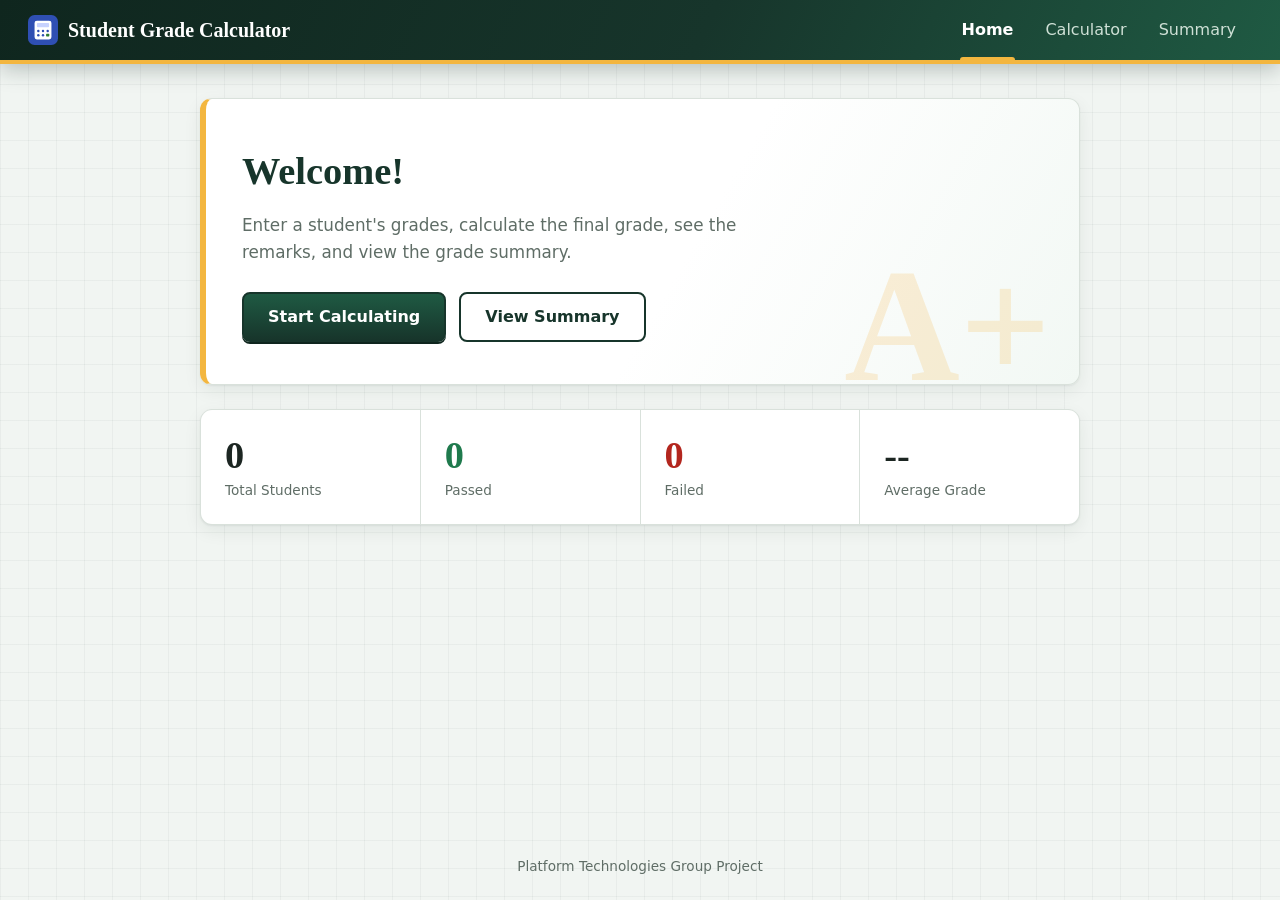
<file: index.html>
<!DOCTYPE html>
<html lang="en">
<head>
  <meta charset="UTF-8">
  <meta name="viewport" content="width=device-width, initial-scale=1.0">
  <title>Student Grade Calculator - Home</title>
  <link rel="icon" href="../logo/logo.svg" type="image/svg+xml">
  <link rel="stylesheet" href="../css/style.css">
</head>
<body>
  <header>
    <a class="brand" href="index.html"><img src="../logo/logo.svg" alt="Logo"> Student Grade Calculator</a>
    <nav>
      <a href="index.html" class="active">Home</a>
      <a href="calculator.html">Calculator</a>
      <a href="summary.html">Summary</a>
    </nav>
  </header>

  <main>
    <section class="card hero">
      <h2>Welcome!</h2>
      <p>Enter a student's grades, calculate the final grade, see the remarks, and view the grade summary.</p>
      <a class="btn" href="calculator.html">Start Calculating</a>
      <a class="btn btn-light" href="summary.html">View Summary</a>
    </section>

    <section class="stats">
      <div class="card stat"><span class="big" id="statTotal">0</span><span class="label">Total Students</span></div>
      <div class="card stat"><span class="big passed" id="statPassed">0</span><span class="label">Passed</span></div>
      <div class="card stat"><span class="big failed" id="statFailed">0</span><span class="label">Failed</span></div>
      <div class="card stat"><span class="big" id="statAverage">--</span><span class="label">Average Grade</span></div>
    </section>
  </main>

  <footer>Platform Technologies Group Project</footer>
  <script src="../Javascript/script.js"></script>
</body>
</html>
</file>
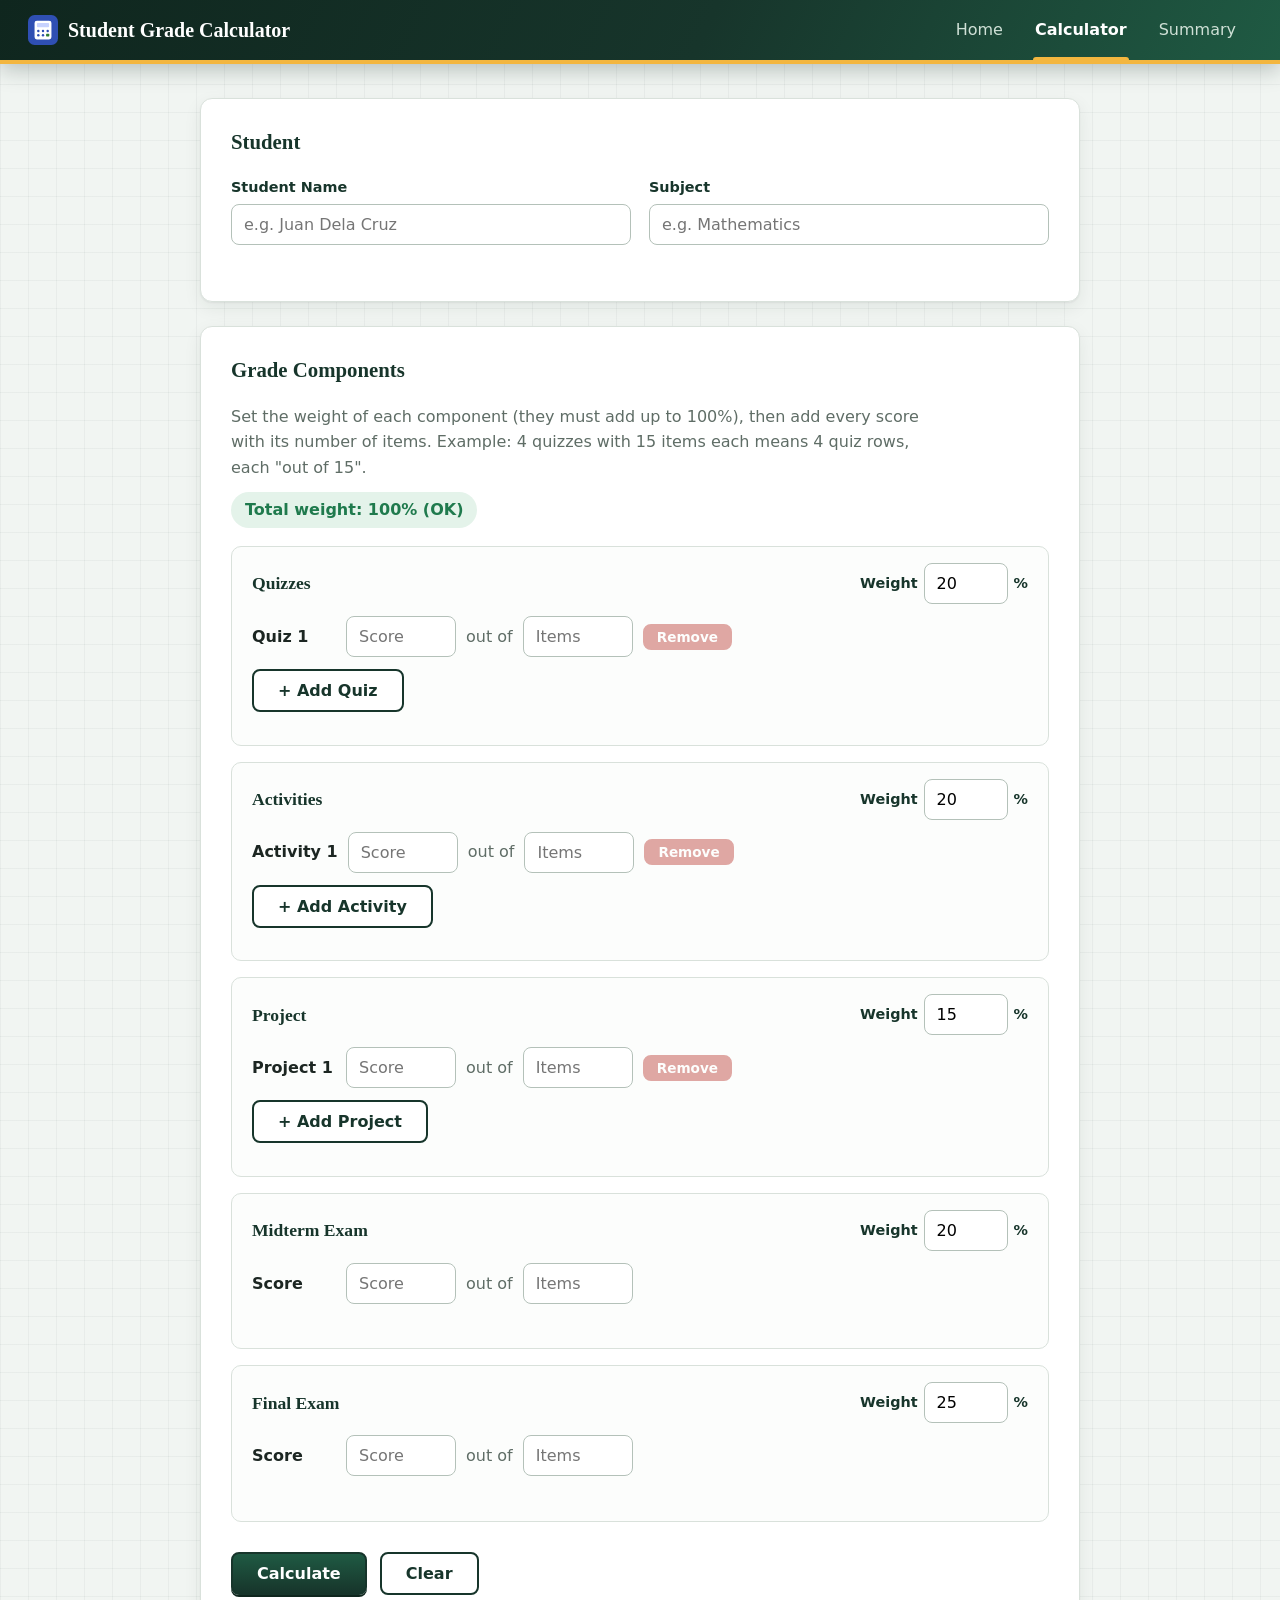
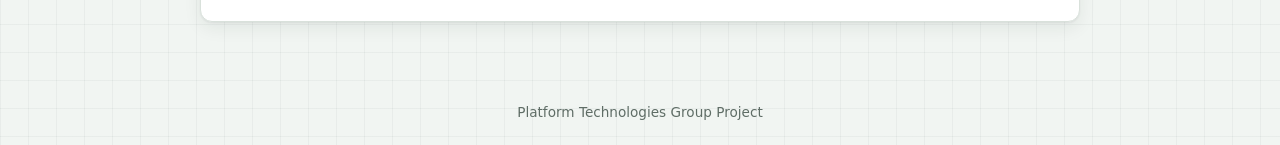
<file: calculator.html>
<!DOCTYPE html>
<html lang="en">
<head>
  <meta charset="UTF-8">
  <meta name="viewport" content="width=device-width, initial-scale=1.0">
  <title>Student Grade Calculator - Calculator</title>
  <link rel="icon" href="../logo/logo.svg" type="image/svg+xml">
  <link rel="stylesheet" href="../css/style.css">
</head>
<body>
  <header>
    <a class="brand" href="index.html"><img src="../logo/logo.svg" alt="Logo"> Student Grade Calculator</a>
    <nav>
      <a href="index.html">Home</a>
      <a href="calculator.html" class="active">Calculator</a>
      <a href="summary.html">Summary</a>
    </nav>
  </header>

  <main>
    <div id="message" class="message hidden"></div>

    <form id="gradeForm" novalidate>
      <section class="card">
        <h2>Student</h2>
        <div class="row">
          <div class="field">
            <label for="studentName">Student Name</label>
            <input type="text" id="studentName" placeholder="e.g. Juan Dela Cruz">
            <span class="error" id="err-studentName"></span>
          </div>
          <div class="field">
            <label for="subject">Subject</label>
            <input type="text" id="subject" placeholder="e.g. Mathematics">
            <span class="error" id="err-subject"></span>
          </div>
        </div>
      </section>

      <section class="card">
        <h2>Grade Components</h2>
        <p class="hint">Set the weight of each component (they must add up to 100%), then add every score with its number of items. Example: 4 quizzes with 15 items each means 4 quiz rows, each "out of 15".</p>
        <p class="weight-total" id="weightTotal"></p>
        <div id="components"></div>
        <span class="error" id="err-weights"></span>
        <button type="submit" class="btn">Calculate</button>
        <button type="button" class="btn btn-light" id="resetBtn">Clear</button>
      </section>
    </form>

    <section class="card hidden" id="result">
      <h2 id="resultName"></h2>
      <div class="result-grid">
        <div><span class="big" id="resPercent"></span><span class="label">Final Grade</span></div>
        <div><span class="big" id="resEquiv"></span><span class="label">Equivalent</span></div>
        <div><span class="big" id="resRemarks"></span><span class="label">Remarks</span></div>
      </div>
      <button type="button" class="btn btn-light" id="toggleDetails">Show Computation</button>
      <div id="detailsBox" class="hidden table-wrap" style="margin-top:16px">
        <table>
          <thead><tr><th>Component</th><th>Weight</th><th>Score</th><th>Percentage</th><th>Contribution</th></tr></thead>
          <tbody id="detailsBody"></tbody>
        </table>
      </div>
    </section>
  </main>

  <footer>Platform Technologies Group Project</footer>
  <script src="../Javascript/script.js"></script>
</body>
</html>
</file>
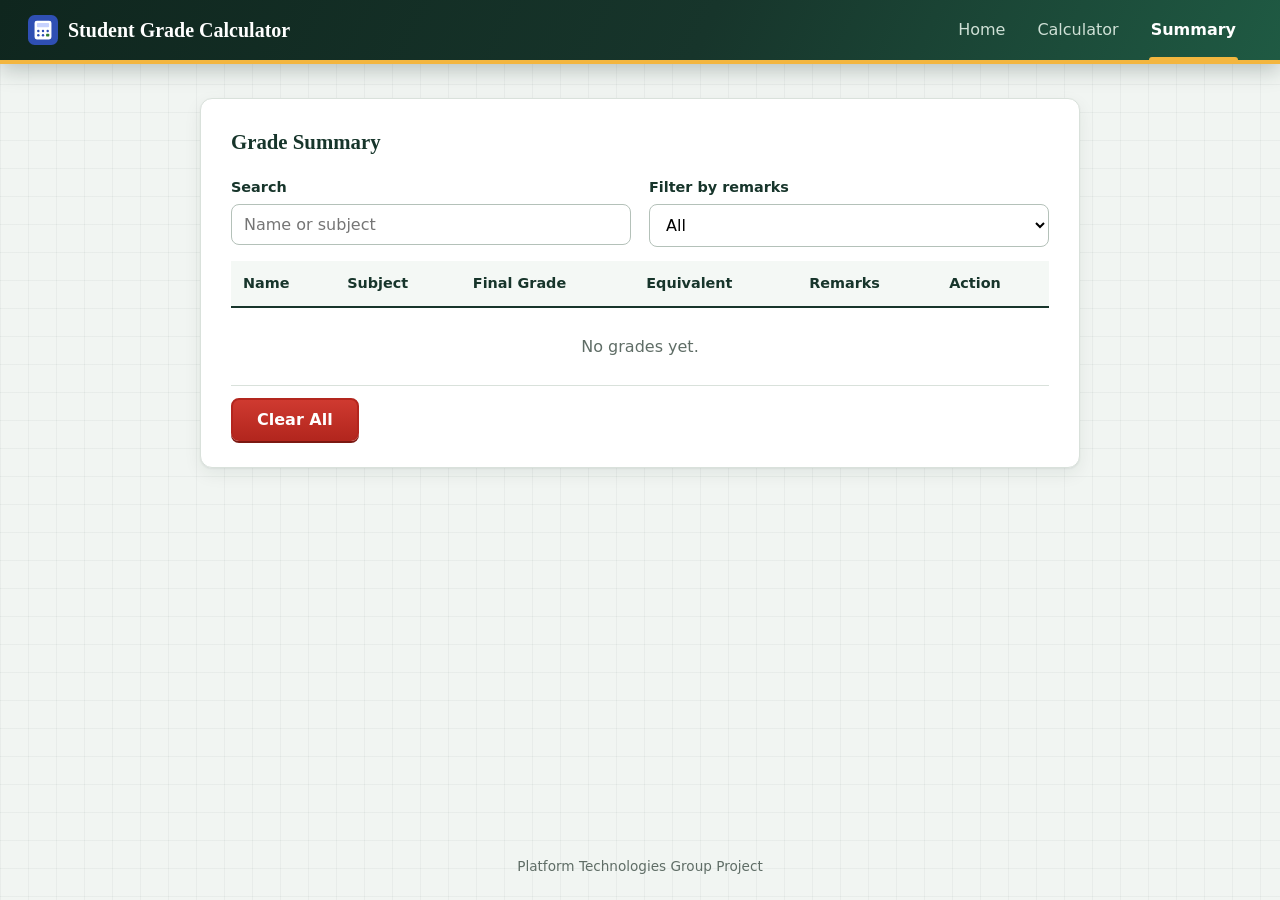
<file: summary.html>
<!DOCTYPE html>
<html lang="en">
<head>
  <meta charset="UTF-8">
  <meta name="viewport" content="width=device-width, initial-scale=1.0">
  <title>Student Grade Calculator - Summary</title>
  <link rel="icon" href="../logo/logo.svg" type="image/svg+xml">
  <link rel="stylesheet" href="../css/style.css">
</head>
<body>
  <header>
    <a class="brand" href="index.html"><img src="../logo/logo.svg" alt="Logo"> Student Grade Calculator</a>
    <nav>
      <a href="index.html">Home</a>
      <a href="calculator.html">Calculator</a>
      <a href="summary.html" class="active">Summary</a>
    </nav>
  </header>

  <main>
    <div id="message" class="message hidden"></div>

    <section class="card">
      <h2>Grade Summary</h2>
      <div class="row">
        <div class="field">
          <label for="searchInput">Search</label>
          <input type="text" id="searchInput" placeholder="Name or subject">
        </div>
        <div class="field">
          <label for="filterRemarks">Filter by remarks</label>
          <select id="filterRemarks">
            <option value="all">All</option>
            <option>Excellent</option>
            <option>Superior</option>
            <option>Very Good</option>
            <option>Good</option>
            <option>Satisfactory</option>
            <option>Passed</option>
            <option>Failed</option>
          </select>
        </div>
      </div>
      <div class="table-wrap">
        <table>
          <thead>
            <tr><th>Name</th><th>Subject</th><th>Final Grade</th><th>Equivalent</th><th>Remarks</th><th>Action</th></tr>
          </thead>
          <tbody id="summaryBody"></tbody>
        </table>
      </div>
      <p class="info" id="summaryInfo"></p>
      <button type="button" class="btn btn-danger" id="clearAllBtn">Clear All</button>
    </section>
  </main>

  <footer>Platform Technologies Group Project</footer>
  <script src="../Javascript/script.js"></script>
</body>
</html>
</file>
<file: css/style.css>
/* Student Grade Calculator - animated gradebook theme (same class names, no HTML changes needed) */
:root {
  --ink: #17352b;
  --ink-2: #1f5a43;
  --ink-dark: #0f261e;
  --chalk: #f3b63f;
  --paper: #f1f5f2;
  --surface: #ffffff;
  --line: #d9e1db;
  --text: #1c2622;
  --muted: #5f6d66;
  --pass: #1f7a4d;
  --fail: #b3261e;
  --serif: Georgia, "Times New Roman", serif;
  --shadow-sm: 0 1px 2px rgba(15, 38, 30, 0.06), 0 6px 18px rgba(15, 38, 30, 0.07);
  --shadow-md: 0 12px 30px rgba(15, 38, 30, 0.15);
  --ease: cubic-bezier(0.2, 0.7, 0.2, 1);
}

* { box-sizing: border-box; }

body {
  margin: 0;
  font-family: "Segoe UI", system-ui, -apple-system, Arial, sans-serif;
  color: var(--text);
  line-height: 1.6;
  min-height: 100vh;
  display: flex;
  flex-direction: column;
  background-color: var(--paper);
  /* faint graph-paper grid */
  background-image:
    linear-gradient(rgba(23, 53, 43, 0.045) 1px, transparent 1px),
    linear-gradient(90deg, rgba(23, 53, 43, 0.045) 1px, transparent 1px);
  background-size: 28px 28px;
}

/* ---------- Header and navigation ---------- */
header {
  position: sticky;
  top: 0;
  z-index: 10;
  background: linear-gradient(115deg, var(--ink-dark) 0%, var(--ink) 55%, var(--ink-2) 100%);
  color: #fff;
  padding: 0 28px;
  display: flex;
  justify-content: space-between;
  align-items: stretch;
  flex-wrap: wrap;
  gap: 8px 16px;
  border-bottom: 4px solid var(--chalk);
  box-shadow: 0 6px 20px rgba(15, 38, 30, 0.25);
  animation: dropIn 0.6s var(--ease) both;
}
.brand {
  color: #fff;
  text-decoration: none;
  font-family: var(--serif);
  font-weight: 700;
  font-size: 1.25rem;
  display: flex;
  align-items: center;
  gap: 10px;
  padding: 14px 0;
}
.brand img { width: 30px; height: 30px; transition: transform 0.4s var(--ease); }
.brand:hover img { transform: rotate(-12deg) scale(1.12); }

nav { display: flex; align-items: stretch; }
nav a {
  position: relative;
  color: #cfe0d6;
  text-decoration: none;
  padding: 0 16px;
  display: flex;
  align-items: center;
  transition: color 0.2s ease, background 0.2s ease;
}
nav a::after {
  content: "";
  position: absolute;
  left: 14px;
  right: 14px;
  bottom: 0;
  height: 3px;
  border-radius: 3px 3px 0 0;
  background: var(--chalk);
  transform: scaleX(0);
  transform-origin: center;
  transition: transform 0.3s var(--ease);
}
nav a:hover { color: #fff; background: rgba(255, 255, 255, 0.06); }
nav a:hover::after, nav a.active::after { transform: scaleX(1); }
nav a.active { color: #fff; font-weight: 700; background: none; }

main { flex: 1; width: 100%; max-width: 920px; margin: 34px auto; padding: 0 20px; }
footer { text-align: center; padding: 22px; color: var(--muted); font-size: 0.85rem; }

/* ---------- Page-load entrance: one calm staggered reveal ---------- */
main > *:not(form), form > .card { animation: rise 0.7s var(--ease) both; }
main > *:nth-child(1), form > .card:nth-child(1) { animation-delay: 0.08s; }
main > *:nth-child(2), form > .card:nth-child(2) { animation-delay: 0.2s; }
main > *:nth-child(3) { animation-delay: 0.32s; }
main > *:nth-child(4) { animation-delay: 0.44s; }
#result { animation-delay: 0s; }

/* ---------- Cards ---------- */
.card {
  background: var(--surface);
  border: 1px solid var(--line);
  border-radius: 12px;
  padding: 26px 30px;
  margin-bottom: 24px;
  box-shadow: var(--shadow-sm);
}
.card h2 { margin-top: 0; font-family: var(--serif); font-size: 1.3rem; color: var(--ink); }

/* ---------- Hero ---------- */
.hero {
  position: relative;
  overflow: hidden;
  text-align: left;
  padding: 42px 36px;
  border-left: 6px solid var(--chalk);
  background: linear-gradient(120deg, #ffffff 55%, #f2f8f4 100%);
}
.hero::after {
  content: "A+";
  position: absolute;
  right: 28px;
  bottom: -22px;
  font-family: var(--serif);
  font-weight: 700;
  font-size: 10rem;
  line-height: 1;
  color: rgba(243, 182, 63, 0.2);
  pointer-events: none;
  animation: floaty 7s ease-in-out infinite;
}
.hero > * { position: relative; z-index: 1; }
.hero h2 { font-size: 2.4rem; margin-bottom: 10px; }
.hero p { color: var(--muted); font-size: 1.05rem; max-width: 52ch; margin: 0 0 26px; }

/* ---------- Stats strip ---------- */
.stats {
  display: grid;
  grid-template-columns: repeat(4, 1fr);
  gap: 1px;
  background: var(--line);
  border: 1px solid var(--line);
  border-radius: 12px;
  overflow: hidden;
  box-shadow: var(--shadow-sm);
}
.stat {
  position: relative;
  text-align: left;
  margin: 0;
  border: none;
  border-radius: 0;
  box-shadow: none;
  padding: 24px 24px 22px;
  animation: pop 0.6s var(--ease) both;
  transition: background 0.25s ease;
}
.stat:nth-child(1) { animation-delay: 0.45s; }
.stat:nth-child(2) { animation-delay: 0.55s; }
.stat:nth-child(3) { animation-delay: 0.65s; }
.stat:nth-child(4) { animation-delay: 0.75s; }
.stat::before {
  content: "";
  position: absolute;
  left: 0; right: 0; top: 0;
  height: 4px;
  background: var(--ink);
  transform: scaleX(0);
  transform-origin: left;
  transition: transform 0.4s var(--ease);
}
.stat:nth-child(2)::before { background: var(--pass); }
.stat:nth-child(3)::before { background: var(--fail); }
.stat:nth-child(4)::before { background: var(--chalk); }
.stat:hover { background: #f7fbf8; }
.stat:hover::before { transform: scaleX(1); }
.stat .big { font-family: var(--serif); font-size: 2.4rem; line-height: 1.1; }
.stat .label { display: block; margin-top: 4px; font-size: 0.85rem; color: var(--muted); }

/* ---------- Forms ---------- */
.row { display: flex; gap: 18px; flex-wrap: wrap; }
.field { flex: 1 1 200px; margin-bottom: 14px; }
label { display: block; font-weight: 600; margin-bottom: 5px; font-size: 0.9rem; color: var(--ink); }
input, select {
  width: 100%;
  padding: 10px 12px;
  border: 1px solid #b4c1b9;
  border-radius: 8px;
  font-size: 1rem;
  font-family: inherit;
  background: #fff;
  transition: border-color 0.2s ease, box-shadow 0.2s ease, background 0.2s ease;
}
input:hover, select:hover { border-color: var(--ink-2); }
input:focus, select:focus {
  outline: none;
  border-color: var(--ink);
  box-shadow: 0 0 0 4px rgba(243, 182, 63, 0.45);
}
input.invalid { border-color: var(--fail); background: #fff6f5; animation: shake 0.4s ease; }
.error { color: var(--fail); display: block; min-height: 1em; font-size: 0.85rem; margin-top: 3px; }
.error:not(:empty) { animation: fadeIn 0.3s ease both; }

/* ---------- Buttons ---------- */
.btn {
  display: inline-block;
  background: linear-gradient(180deg, var(--ink-2), var(--ink));
  color: #fff;
  border: 2px solid var(--ink);
  padding: 10px 24px;
  border-radius: 8px;
  font-size: 1rem;
  font-family: inherit;
  font-weight: 600;
  cursor: pointer;
  text-decoration: none;
  margin-right: 8px;
  box-shadow: 0 2px 0 var(--ink-dark);
  transition: transform 0.2s var(--ease), box-shadow 0.2s ease, background 0.2s ease, color 0.2s ease;
}
.btn:hover { transform: translateY(-3px); box-shadow: 0 8px 18px rgba(15, 38, 30, 0.28); }
.btn:active { transform: translateY(0); box-shadow: 0 1px 0 var(--ink-dark); }
.btn:focus-visible, nav a:focus-visible, .brand:focus-visible {
  outline: 3px solid var(--chalk);
  outline-offset: 2px;
}
.btn-light { background: #fff; color: var(--ink); border-color: var(--ink); box-shadow: none; }
.btn-light:hover { background: var(--ink); color: #fff; }
.btn-danger { background: linear-gradient(180deg, #cf3a30, var(--fail)); border-color: var(--fail); box-shadow: 0 2px 0 #7c1812; }
.btn-danger:hover { box-shadow: 0 8px 18px rgba(179, 38, 30, 0.35); }
.btn-small { padding: 3px 12px; font-size: 0.85rem; background: var(--fail); border-color: var(--fail); box-shadow: none; margin: 0; }
.btn-small:hover { box-shadow: 0 5px 12px rgba(179, 38, 30, 0.3); }
.btn:disabled { opacity: 0.4; cursor: not-allowed; transform: none; box-shadow: none; }

/* ---------- Messages ---------- */
.message {
  padding: 13px 18px;
  border-radius: 10px;
  margin-bottom: 18px;
  font-weight: 600;
  border: 1px solid;
  border-left-width: 5px;
  box-shadow: var(--shadow-sm);
}
.message.success { background: #e4f3ea; color: #14573a; border-color: #a7d3b9; border-left-color: var(--pass); }
.message.error { background: #fbe9e7; color: #8f1d17; border-color: #eab5b0; border-left-color: var(--fail); }
.message.info { background: #fdf3da; color: #6b4a07; border-color: #ecd08a; border-left-color: var(--chalk); }

.hidden { display: none; }

/* ---------- Calculator components ---------- */
.hint { color: var(--muted); margin: 0 0 12px; max-width: 70ch; }
.weight-total {
  display: inline-block;
  font-weight: 700;
  margin: 0 0 18px;
  padding: 5px 14px;
  border-radius: 999px;
  transition: background 0.3s ease, color 0.3s ease;
}
.weight-total.ok { color: var(--pass); background: #e4f3ea; }
.weight-total.bad { color: var(--fail); background: #fbe9e7; }

.component {
  border: 1px solid var(--line);
  border-radius: 10px;
  padding: 16px 20px;
  margin-bottom: 16px;
  background: #fcfdfc;
  transition: border-color 0.25s ease, box-shadow 0.25s ease;
}
.component:hover, .component:focus-within { border-color: var(--ink-2); box-shadow: 0 6px 18px rgba(15, 38, 30, 0.1); }
.component-head { display: flex; justify-content: space-between; align-items: center; flex-wrap: wrap; gap: 8px; margin-bottom: 12px; }
.component-head h3 { margin: 0; font-family: var(--serif); font-size: 1.1rem; color: var(--ink); }
.weight { display: flex; align-items: center; gap: 6px; margin: 0; }
.weight input { width: 84px; }

.entry { display: flex; align-items: center; gap: 10px; flex-wrap: wrap; margin-bottom: 8px; animation: slideIn 0.35s var(--ease) both; }
.entry-name { min-width: 84px; font-weight: 600; }
.entry input { width: 110px; }
.entry .of { color: var(--muted); }

.component-foot { display: flex; align-items: center; gap: 16px; flex-wrap: wrap; margin-top: 12px; }
.component-result { font-weight: 700; color: var(--ink); }

/* ---------- Result ---------- */
.result-grid { display: flex; gap: 0; text-align: left; flex-wrap: wrap; margin-bottom: 18px; border: 1px solid var(--line); border-radius: 10px; overflow: hidden; }
.result-grid div { flex: 1 1 140px; padding: 16px 20px; border-right: 1px solid var(--line); background: #fbfdfb; }
.result-grid div:last-child { border-right: none; }
.big { display: block; font-family: var(--serif); font-size: 1.9rem; font-weight: 700; }
#result:not(.hidden) .big { animation: pop 0.6s var(--ease) 0.2s both; }
.label { font-size: 0.8rem; color: var(--muted); }
.passed { color: var(--pass); }
.failed { color: var(--fail); }
#detailsBox:not(.hidden) { animation: fadeIn 0.4s ease both; }

/* ---------- Table ---------- */
.table-wrap { overflow-x: auto; margin-bottom: 12px; }
table { width: 100%; border-collapse: collapse; min-width: 480px; }
th, td { padding: 11px 12px; border-bottom: 1px solid var(--line); text-align: left; }
th { font-size: 0.9rem; color: var(--ink); border-bottom: 2px solid var(--ink); background: #f4f8f5; }
tbody tr { transition: background 0.2s ease; }
tbody tr:hover { background: #f1f8f3; }
.empty { text-align: center; color: var(--muted); padding: 26px; }
.info { margin: 12px 0; font-weight: 600; }

/* ---------- Keyframes ---------- */
@keyframes rise    { from { opacity: 0; transform: translateY(22px); } to { opacity: 1; transform: none; } }
@keyframes dropIn  { from { opacity: 0; transform: translateY(-100%); } to { opacity: 1; transform: none; } }
@keyframes pop     { from { opacity: 0; transform: scale(0.85); } to { opacity: 1; transform: none; } }
@keyframes slideIn { from { opacity: 0; transform: translateX(-14px); } to { opacity: 1; transform: none; } }
@keyframes fadeIn  { from { opacity: 0; } to { opacity: 1; } }
@keyframes floaty  { 0%, 100% { transform: translateY(0) rotate(-4deg); } 50% { transform: translateY(-14px) rotate(2deg); } }
@keyframes shake   { 0%, 100% { transform: translateX(0); } 25% { transform: translateX(-5px); } 75% { transform: translateX(5px); } }

/* ---------- Responsive ---------- */
@media (max-width: 700px) {
  .stats { grid-template-columns: repeat(2, 1fr); }
}
@media (max-width: 600px) {
  header { padding: 0 16px; }
  nav a { padding: 10px 12px; }
  .card { padding: 20px 18px; }
  .hero { padding: 28px 20px; }
  .hero h2 { font-size: 1.8rem; }
  .hero::after { font-size: 6rem; right: 10px; }
  .btn { margin-bottom: 6px; }
}

/* Respect people who turn motion off */
@media (prefers-reduced-motion: reduce) {
  *, *::before, *::after { animation: none !important; transition: none !important; }
}
</file>
